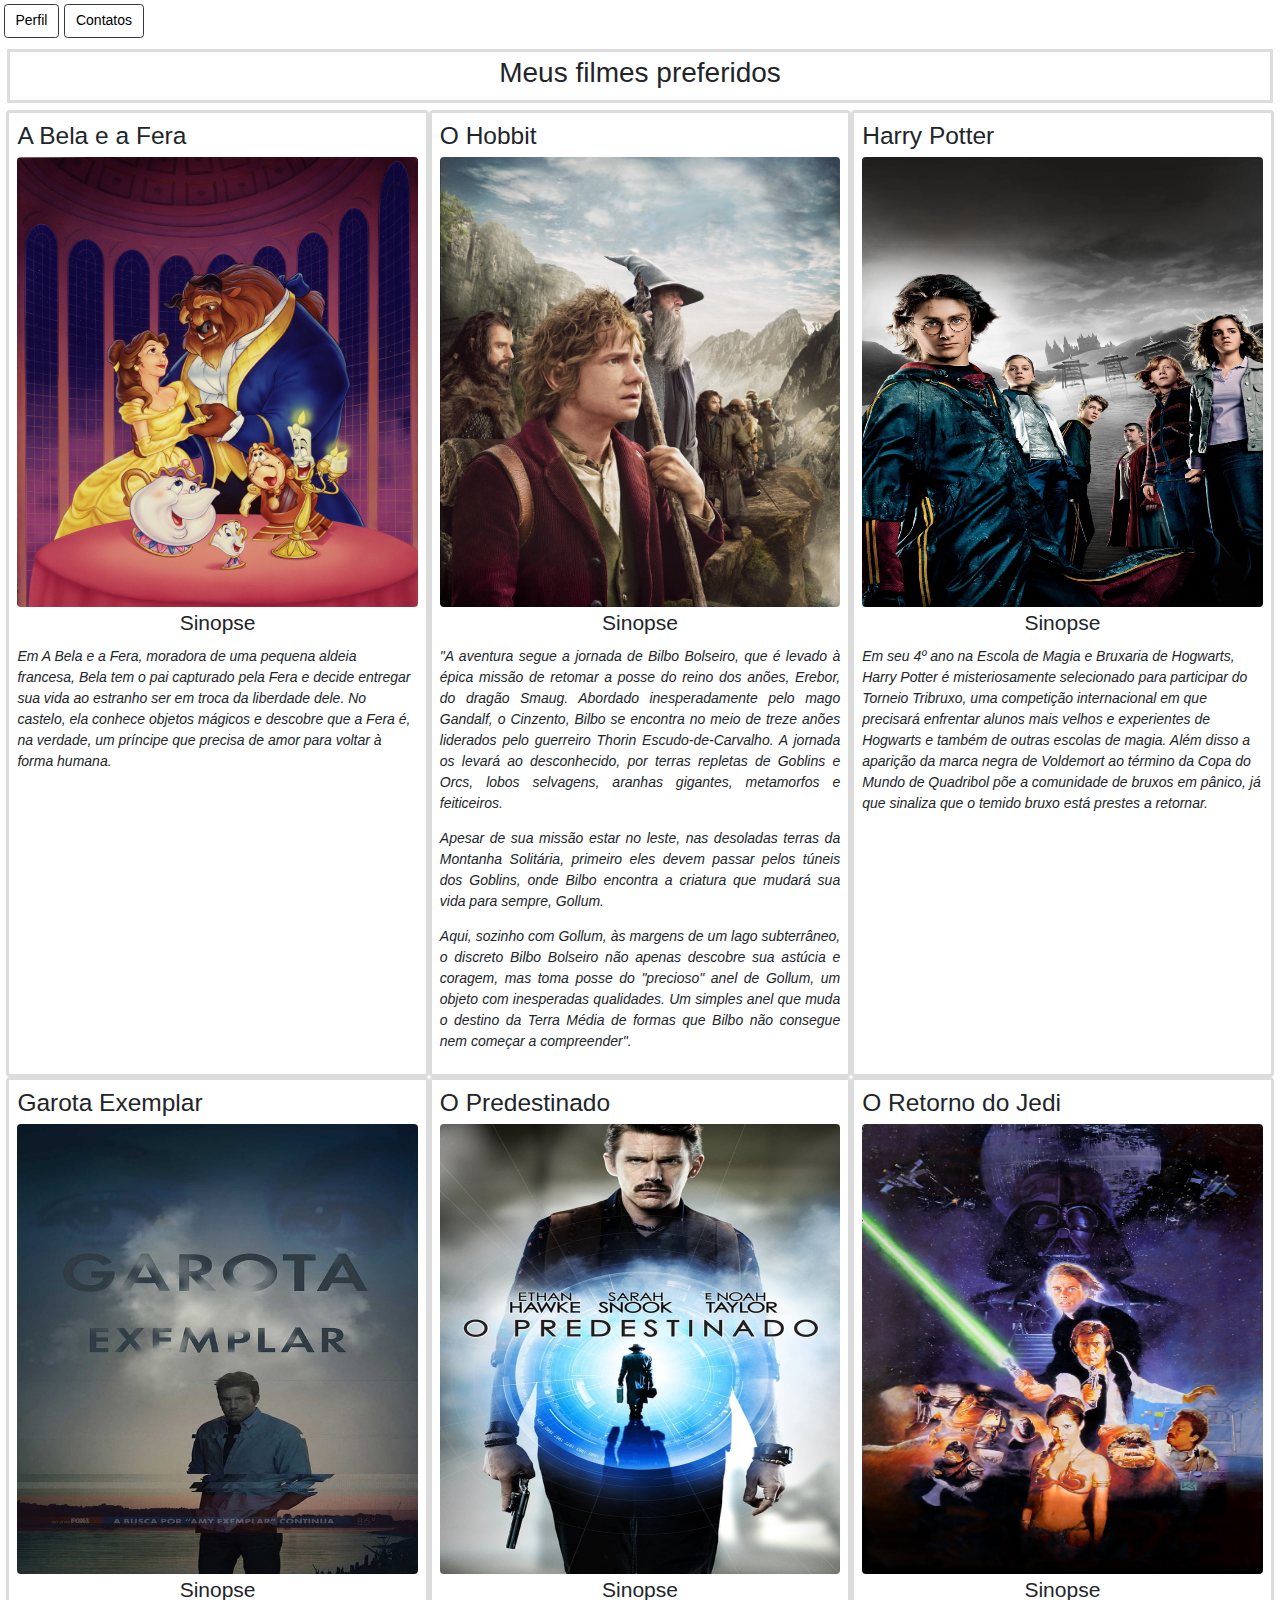
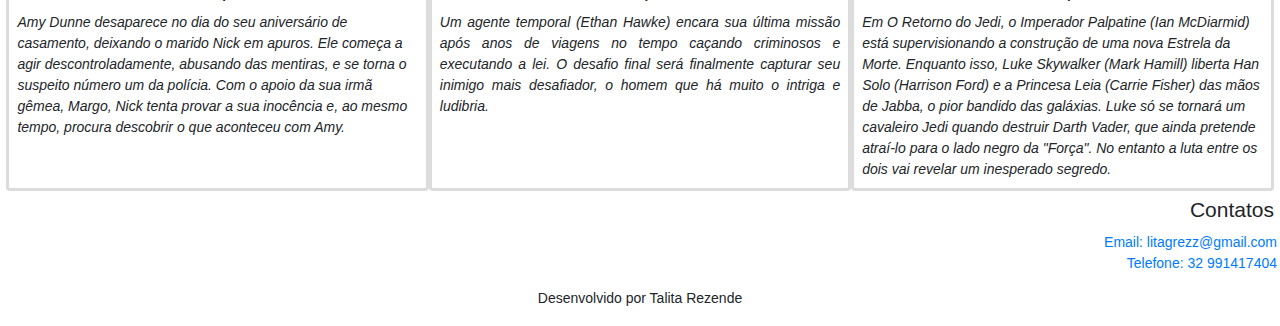
<file: index.html>
<!DOCTYPE html>
<html lang="pt-br">
    <head>
        <meta charset="utf-8">
        <title>Minha página</title>
    </head>
    <link rel="stylesheet" type="text/css" href="index.css">
    <link rel="stylesheet" type="text/css" href="./Bootstrap/bootstrap-4.5.3-dist/css/bootstrap.min.css">
    <body>
        <nav>
            <button type="button" class="btn btn-outline-dark"><a class="links" href="./Bootstrap/bootstrap-4.5.3-dist/perfil.html">Perfil</a></button>
            <button type="button" class="btn btn-outline-dark"><a class= "links" href="#contatos">Contatos</a></button>
                
        
        
        </nav>
        <header><h2>Meus filmes preferidos</h2></header>
        <div class="filmes">
         <section >
            <h3>A Bela e a Fera</h3>
            <div class="imagem">
            <img src="./Fotos/Beauty-And-The-Beast-6f14df4.jpg" alt="Poster do filme A Bela e a Fera">
            </div>
            <div>
                <h4>Sinopse</h4>
                <i>
                Em A Bela e a Fera, moradora de uma pequena aldeia francesa, Bela tem o pai capturado pela Fera e decide entregar sua vida ao estranho ser em troca da liberdade dele. No castelo, ela conhece objetos mágicos e descobre que a Fera é, na verdade, um príncipe que precisa de amor para voltar à forma humana.
            </i></div>
        </section>
        <section>
            <h3>O Hobbit</h3>
            <div class="imagem">
            <img src="./Fotos/e3fe0b245969819.jpg" alt="Poster do filme O Hobbit">
            </div>
            <div>
                <h4>Sinopse</h4>
                <p><i>
                    "A aventura segue a jornada de Bilbo Bolseiro, que é levado à épica missão de retomar a posse do reino dos anões, Erebor, do dragão Smaug. Abordado inesperadamente pelo mago Gandalf, o Cinzento, Bilbo se encontra no meio de treze anões liderados pelo guerreiro Thorin Escudo-de-Carvalho. A jornada os levará ao desconhecido, por terras repletas de Goblins e Orcs, lobos selvagens, aranhas gigantes, metamorfos e feiticeiros.

                </i>
                </p>
                <p><i>
                    Apesar de sua missão estar no leste, nas desoladas terras da Montanha Solitária, primeiro eles devem passar pelos túneis dos Goblins, onde Bilbo encontra a criatura que mudará sua vida para sempre, Gollum.
                </i></p>
                <p><i>
                    Aqui, sozinho com Gollum, às margens de um lago subterrâneo, o discreto Bilbo Bolseiro não apenas descobre sua astúcia e coragem, mas toma posse do "precioso" anel de Gollum, um objeto com inesperadas qualidades. Um simples anel que muda o destino da Terra Média de formas que Bilbo não consegue nem começar a compreender".
                </i></p>
            </div>
        </section>
        <section>
            <h3>Harry Potter</h3>
            <div class="imagem">
                <img src="./Fotos/cálice de fogo.jpg" alt="Poster do filme Harry Potter">
            </div>
            <div>
                <h4>Sinopse</h4>
                <i>
                Em seu 4º ano na Escola de Magia e Bruxaria de Hogwarts, Harry Potter é misteriosamente selecionado para participar do Torneio Tribruxo, uma competição internacional em que precisará enfrentar alunos mais velhos e experientes de Hogwarts e também de outras escolas de magia. Além disso a aparição da marca negra de Voldemort ao término da Copa do Mundo de Quadribol põe a comunidade de bruxos em pânico, já que sinaliza que o temido bruxo está prestes a retornar.
            </i></div>
        </section>
    </div>
    <div class="filmes">
        <section >
           <h3>Garota Exemplar</h3>
           <div class="imagem">
           <img src="./Fotos/garotaexemplar.jpg" alt="Poster do filme Garota Exemplar">
           </div>
           <div>
               <h4>Sinopse</h4>
               <i>
                Amy Dunne desaparece no dia do seu aniversário de casamento, deixando o marido Nick em apuros. Ele começa a agir descontroladamente, abusando das mentiras, e se torna o suspeito número um da polícia. Com o apoio da sua irmã gêmea, Margo, Nick tenta provar a sua inocência e, ao mesmo tempo, procura descobrir o que aconteceu com Amy.
           </i></div>
       </section>
       <section>
           <h3>O Predestinado</h3>
           <div class="imagem">
           <img src="./Fotos/predestinado.jpg" alt="Poster do filme O Predestinado">
           </div>
           <div>
               <h4>Sinopse</h4>
               <p><i>
                Um agente temporal (Ethan Hawke) encara sua última missão após anos de viagens no tempo caçando criminosos e executando a lei. O desafio final será finalmente capturar seu inimigo mais desafiador, o homem que há muito o intriga e ludibria.
               </i></p>
           </div>
       </section>
       <section>
           <h3>O Retorno do Jedi</h3>
           <div class="imagem">
               <img src="./Fotos/ep 6.jpg" alt="Poster do filme Star Wars">
           </div>
           <div>
               <h4>Sinopse</h4>
               <i>
                Em O Retorno do Jedi, o Imperador Palpatine (Ian McDiarmid) está supervisionando a construção de uma nova Estrela da Morte. Enquanto isso, Luke Skywalker (Mark Hamill) liberta Han Solo (Harrison Ford) e a Princesa Leia (Carrie Fisher) das mãos de Jabba, o pior bandido das galáxias. Luke só se tornará um cavaleiro Jedi quando destruir Darth Vader, que ainda pretende atraí-lo para o lado negro da "Força". No entanto a luta entre os dois vai revelar um inesperado segredo.
           </i></div>
       </section>
   </div>

        <footer>
            <div id=contatos><ul type="square">
                <h4 id=contatos>Contatos</h4>
                <li>
                  <a href="mailto:litagrezz@gmail.com" target="blank">Email: litagrezz@gmail.com</a> 
            
                </li>
                <li>
                    <a href="tel:32991417404">Telefone: 32 991417404</a>
                </li>
            </ul></div>
            <p class="text-center">Desenvolvido por Talita Rezende</p>
        </footer>

    </body>
   
</html>
</file>
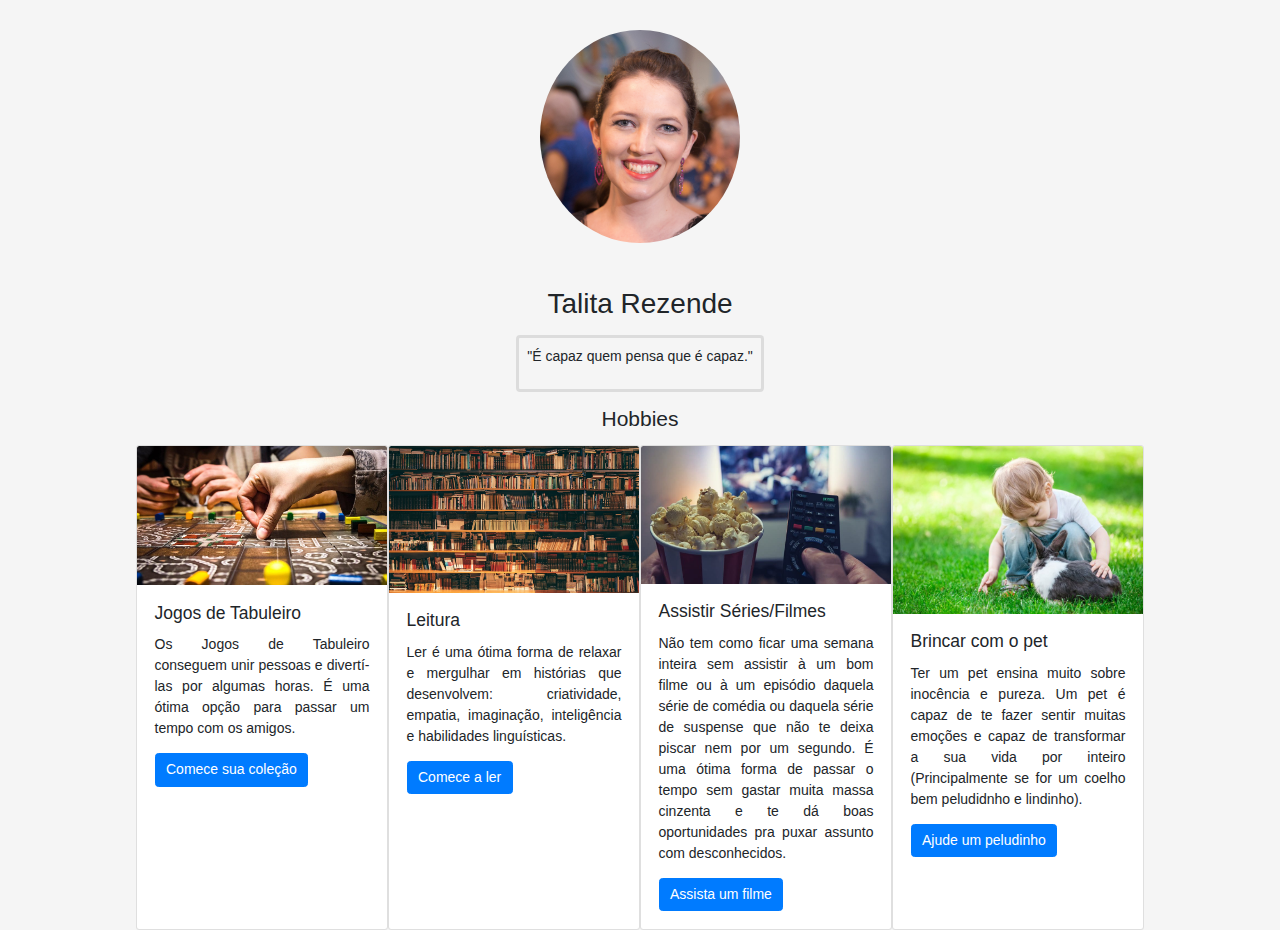
<file: Bootstrap/bootstrap-4.5.3-dist/perfil.html>
<!DOCTYPE html>
<html lang="pt-br">
    <head>
        <title>Perfil</title>
        <meta charset="utf-8">
        <link rel="stylesheet" type="text/css" href="./css/bootstrap.min.css">
        <link rel="stylesheet" type="text/css" href="./css/bootstrap.css">
        <link rel="stylesheet" type="text/css" href="styleperfil.css">
    </head>

    <body>
        <div class="foto-perfil">
            <img class="imagem" src="./Fotos/FOTO (84).jpg" alt="Foto de Perfil">
        </div>
        <p><h2 class="text-center">Talita Rezende</h2></p>
        <div class="texto" >
            <p>
            "É capaz quem pensa que é capaz."
            </p>
          
          </div>
        <header><h4>
            Hobbies
          </h4></header>
          <section class="hobbies">

          </div>
          <div class="card" style="width: 18rem;">
            <img src="./Fotos/tabuleiro.jpeg" class="card-img-top" id="cardimage" alt="Foto de jogo de tabuleiro">
            <div class="card-body">
              <h5 class="card-title">Jogos de Tabuleiro</h5>
              <p class="card-text">Os Jogos de Tabuleiro conseguem unir pessoas e divertí-las por algumas horas. É uma ótima opção para passar um tempo com os amigos.</p>
              <a href="https://www.amazon.com.br/b?ie=UTF8&node=16746975011" target="_blank" rel="noreferrer" class="btn btn-primary">Comece sua coleção </a>
            </div>
          </div>

          <div class="card" style="width: 18rem;">
            <img src="./Fotos/livros.jpg" class="card-img-top" id="cardimage" alt="Foto de livros">
            <div class="card-body">
              <h5 class="card-title">Leitura</h5>
              <p class="card-text">Ler é uma ótima forma de relaxar e mergulhar em histórias que desenvolvem: criatividade, empatia, imaginação, inteligência e habilidades linguísticas.</p>
              <a href="https://lelivros.love/" target="_blank" rel="noreferrer" class="btn btn-primary">Comece a ler</a>
            </div>
          </div>
          <div class="card" style="width: 18rem;">
            <img src="./Fotos/filmes.jpg" class="card-img-top" id="cardimage" alt="Foto de pessoa assistindo Filme">
            <div class="card-body">
              <h5 class="card-title">Assistir Séries/Filmes</h5>
              <p class="card-text">Não tem como ficar uma semana inteira sem assistir à um bom filme ou à um episódio daquela série de comédia ou daquela série de suspense que não te deixa piscar nem por um segundo. É uma ótima forma de passar o tempo sem gastar muita massa cinzenta e te dá boas oportunidades pra puxar assunto com desconhecidos.</p>
              <a href="https://www.netflix.com/" target="_blank" rel="noreferrer" class="btn btn-primary">Assista um filme </a>
            </div>
          </div>
          <div class="card" style="width: 18rem;">
            <img src="./Fotos/pet.jpg" class="card-img-top" id="cardimage" alt="Foto de criança e coelho">
            <div class="card-body">
              <h5 class="card-title">Brincar com o pet</h5>
              <p class="card-text">Ter um pet ensina muito sobre inocência e pureza. Um pet é capaz de te fazer sentir muitas emoções e capaz de transformar a sua vida por inteiro (Principalmente se for um coelho bem peludidnho e lindinho).</p>
              <a href="https://linktr.ee/gacgrupo" target="_blank" rel="noreferrer" class="btn btn-primary">Ajude um peludinho </a>
            </div>
          </div>
        </section>

    </body>
</html>
</file>
<file: index.css>
*{
    padding:0;
    margin:0;
    box-sizing: border-box;
    text-decoration: none;
    font-family: sans-serif;
    font-size: 14px;
}

section{
    width:33%;

}

img{
    align-self: center;
    display: flex;
    width:100%;
    max-height: 450px;
    border-radius: 4px;

}

body{
    width: 100%;
    min-height: 100vh;
    background-color: rgb(243, 243, 243);
    margin: 0;
    padding: 0;
    justify-content: center;
}

.filmes{
    display:flex;
    width:100%;
    min-height: max-content;
    justify-content: center;
    align-content: center;
}
header{
    font-size: larger;
    border: gainsboro solid;
    padding:4px;
    justify-content: center;
    text-align: center;
    margin: 7px;
}
nav{
    display: flex;
    padding: 4px;
    font-weight: 700;
    font-size: 20px;
    color: black;

}
p{
    text-align: justify;
}

section{
    padding: 8px;
    border: gainsboro solid;
    border-radius: 4px;

}
h4{
    padding: 3px;
    text-align: center;
}
footer{
    text-align: center;
    align-content: center;
    justify-content: center;
    justify-items: center;
    width: 100%;
    padding: 3px;
    
}
#contatos{
    width: 100%;
    text-align: right;
}
.creditos{
    text-align: center;
    width: 100%;
    padding-top: 5px;
}
.links{
    text-decoration: none;
    color: black;
}
a{
    color: black;
    text-decoration: none;
}
</file>
<file: Bootstrap/bootstrap-4.5.3-dist/styleperfil.css>
*{
    padding:0;
    margin:0;
    box-sizing: border-box;
    text-decoration: none;
    font-family: sans-serif;
    font-size: 14px;
}
body{
    width: 100%;
    background-color: whitesmoke;
    align-items: center;

}
.foto-perfil{
   
    width: 100%;
    padding-top: 30px;
    padding-bottom: 30px;

}
.imagem{
    border-radius: 50%;
    border:transparent;
    width: 200px;
    display: block;
    margin: auto;
}

.texto{

        padding: 8px;
        border: gainsboro solid;
        border-radius: 4px;
    width: fit-content;
    align-content: center;
    justify-content: center;
    justify-items: center;
    text-align: center;
    margin: auto;

}
header{
text-align: center;
margin: 1rem;
}

.hobbies{
    text-align: justify;
    display: flex;
    justify-content: center;
    
}
</file>
